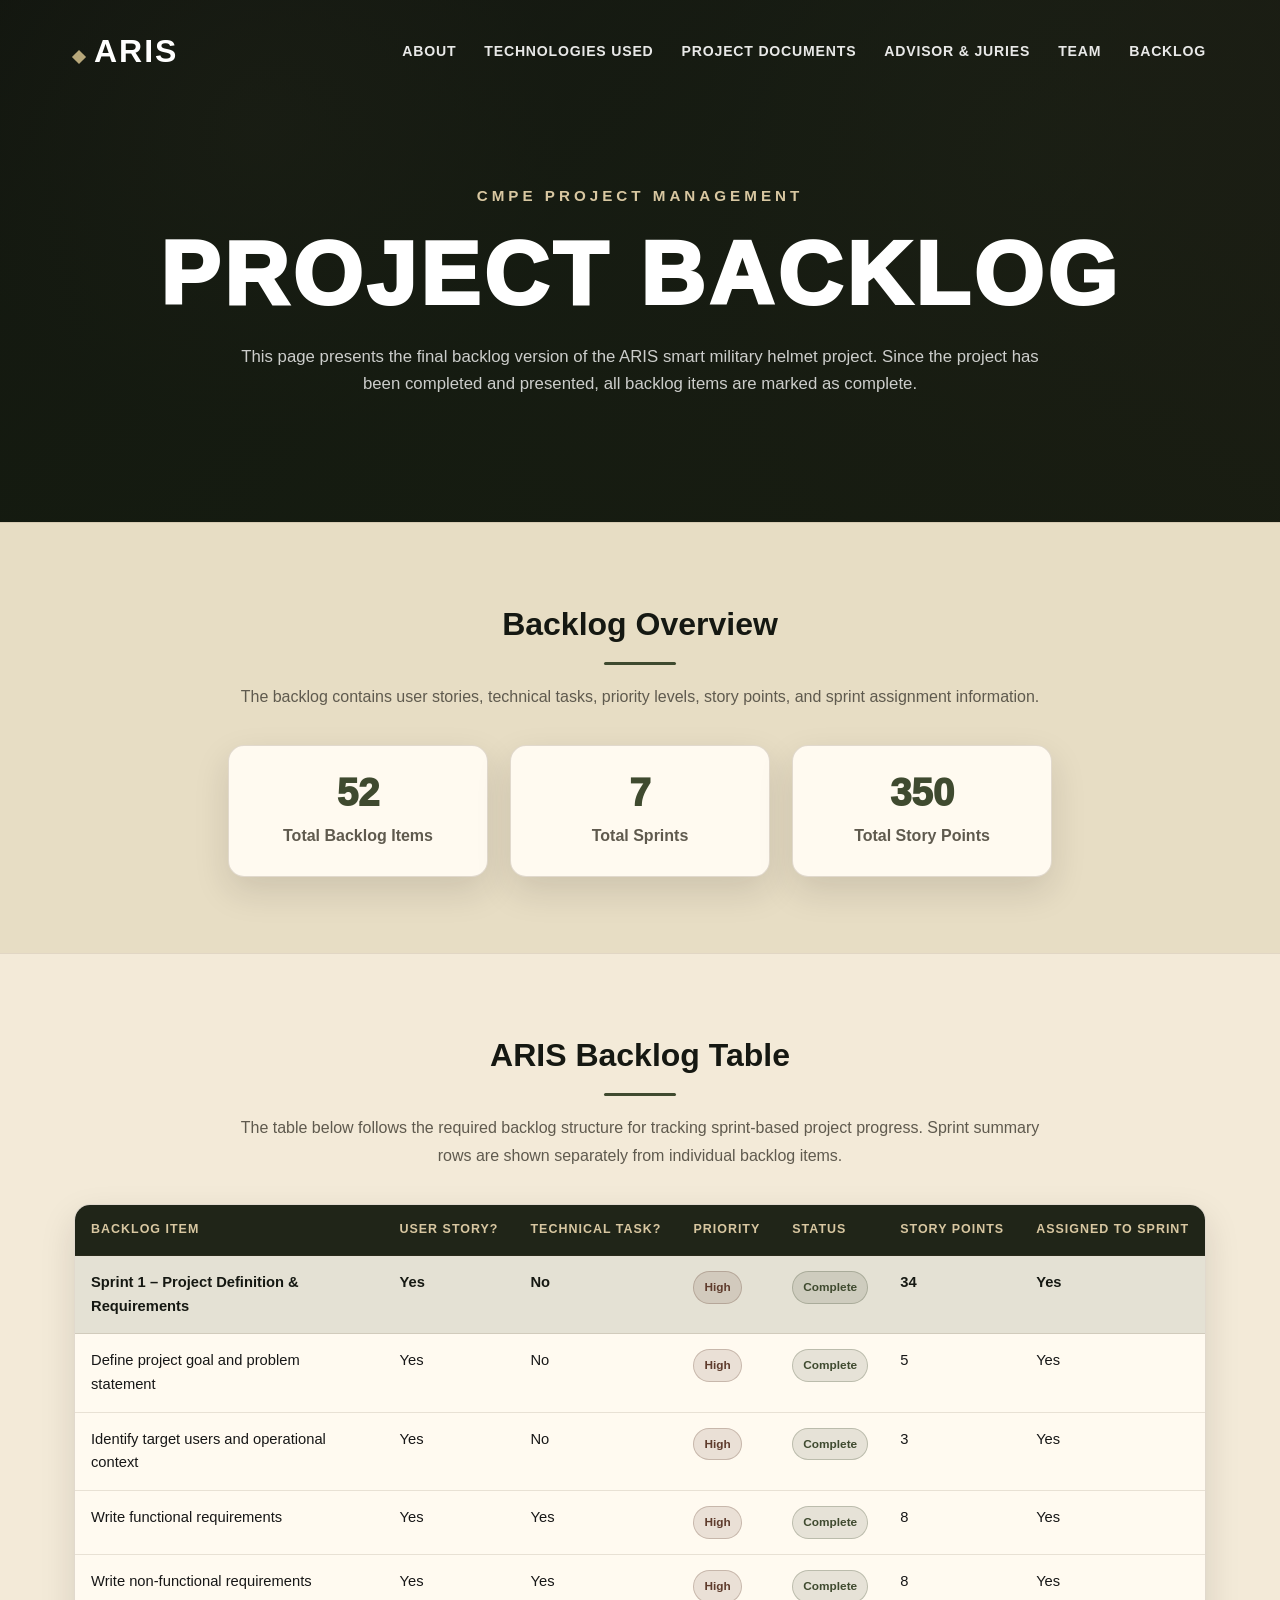
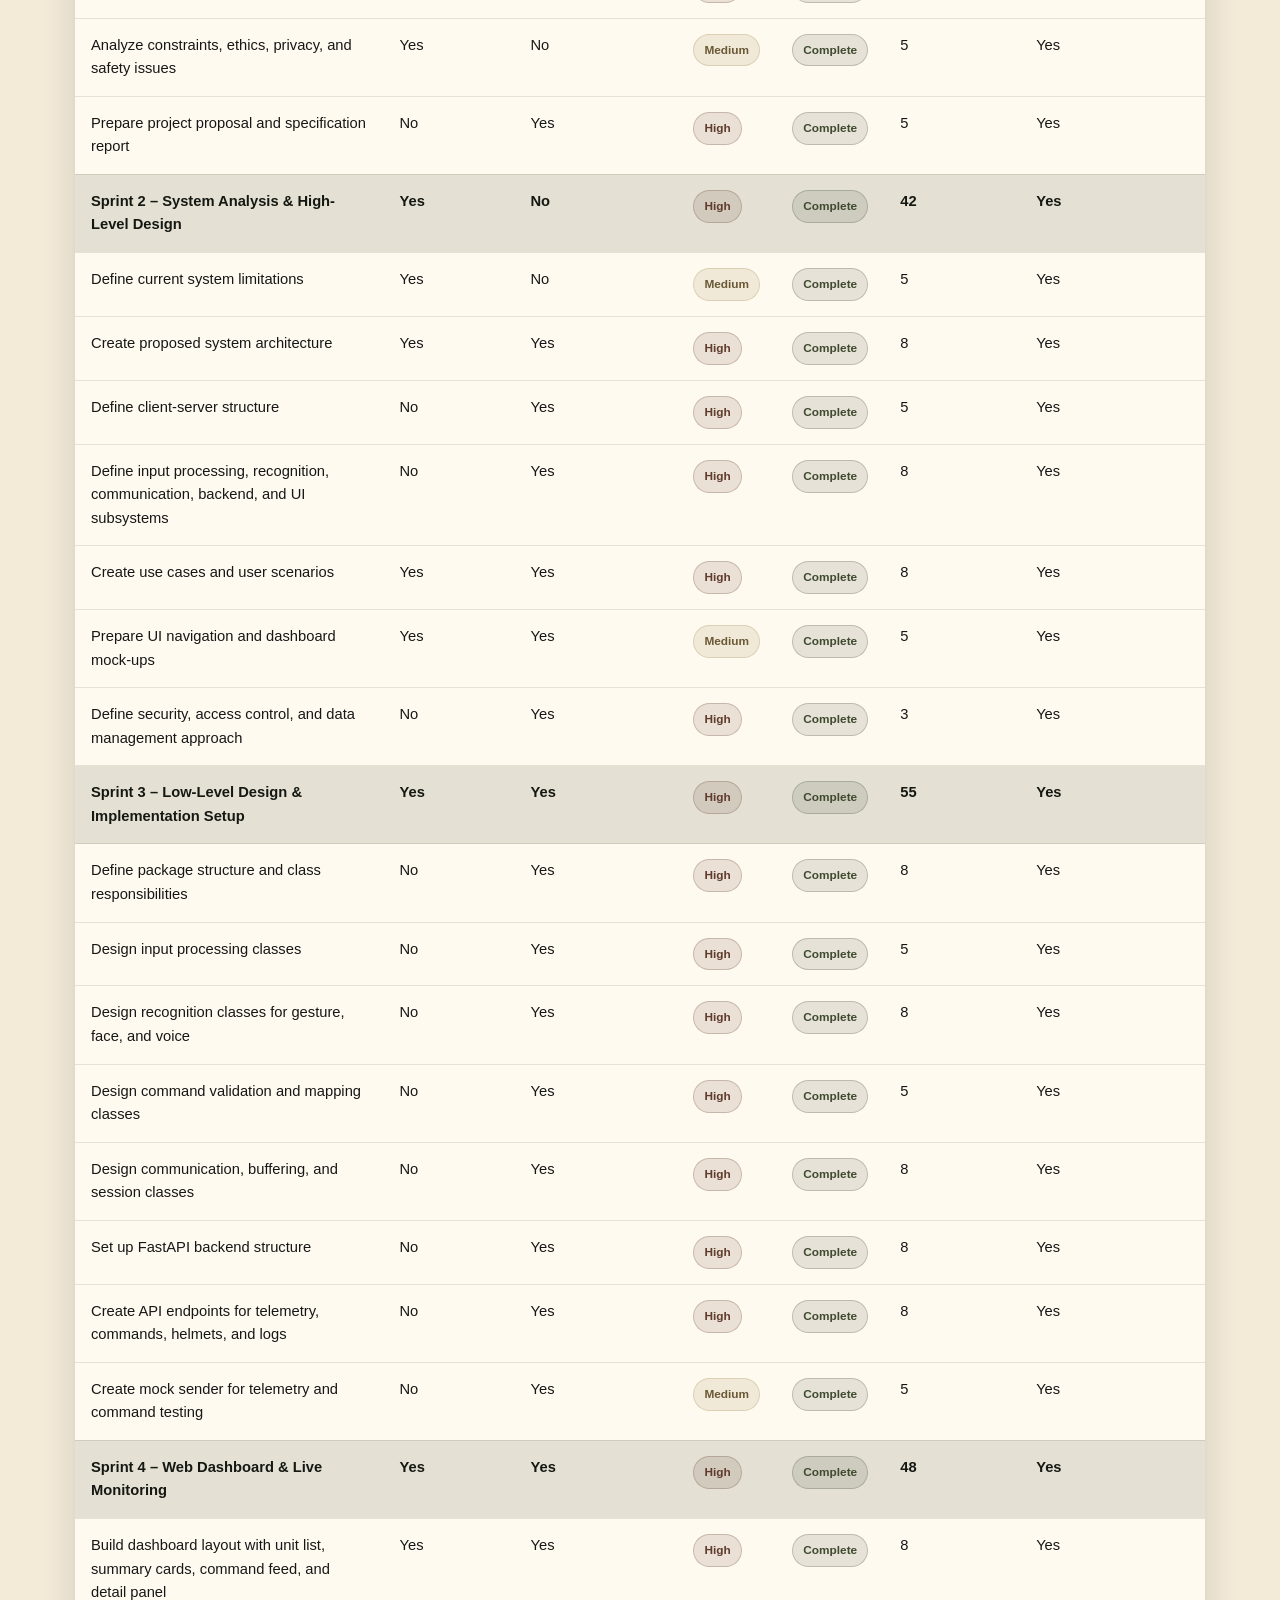
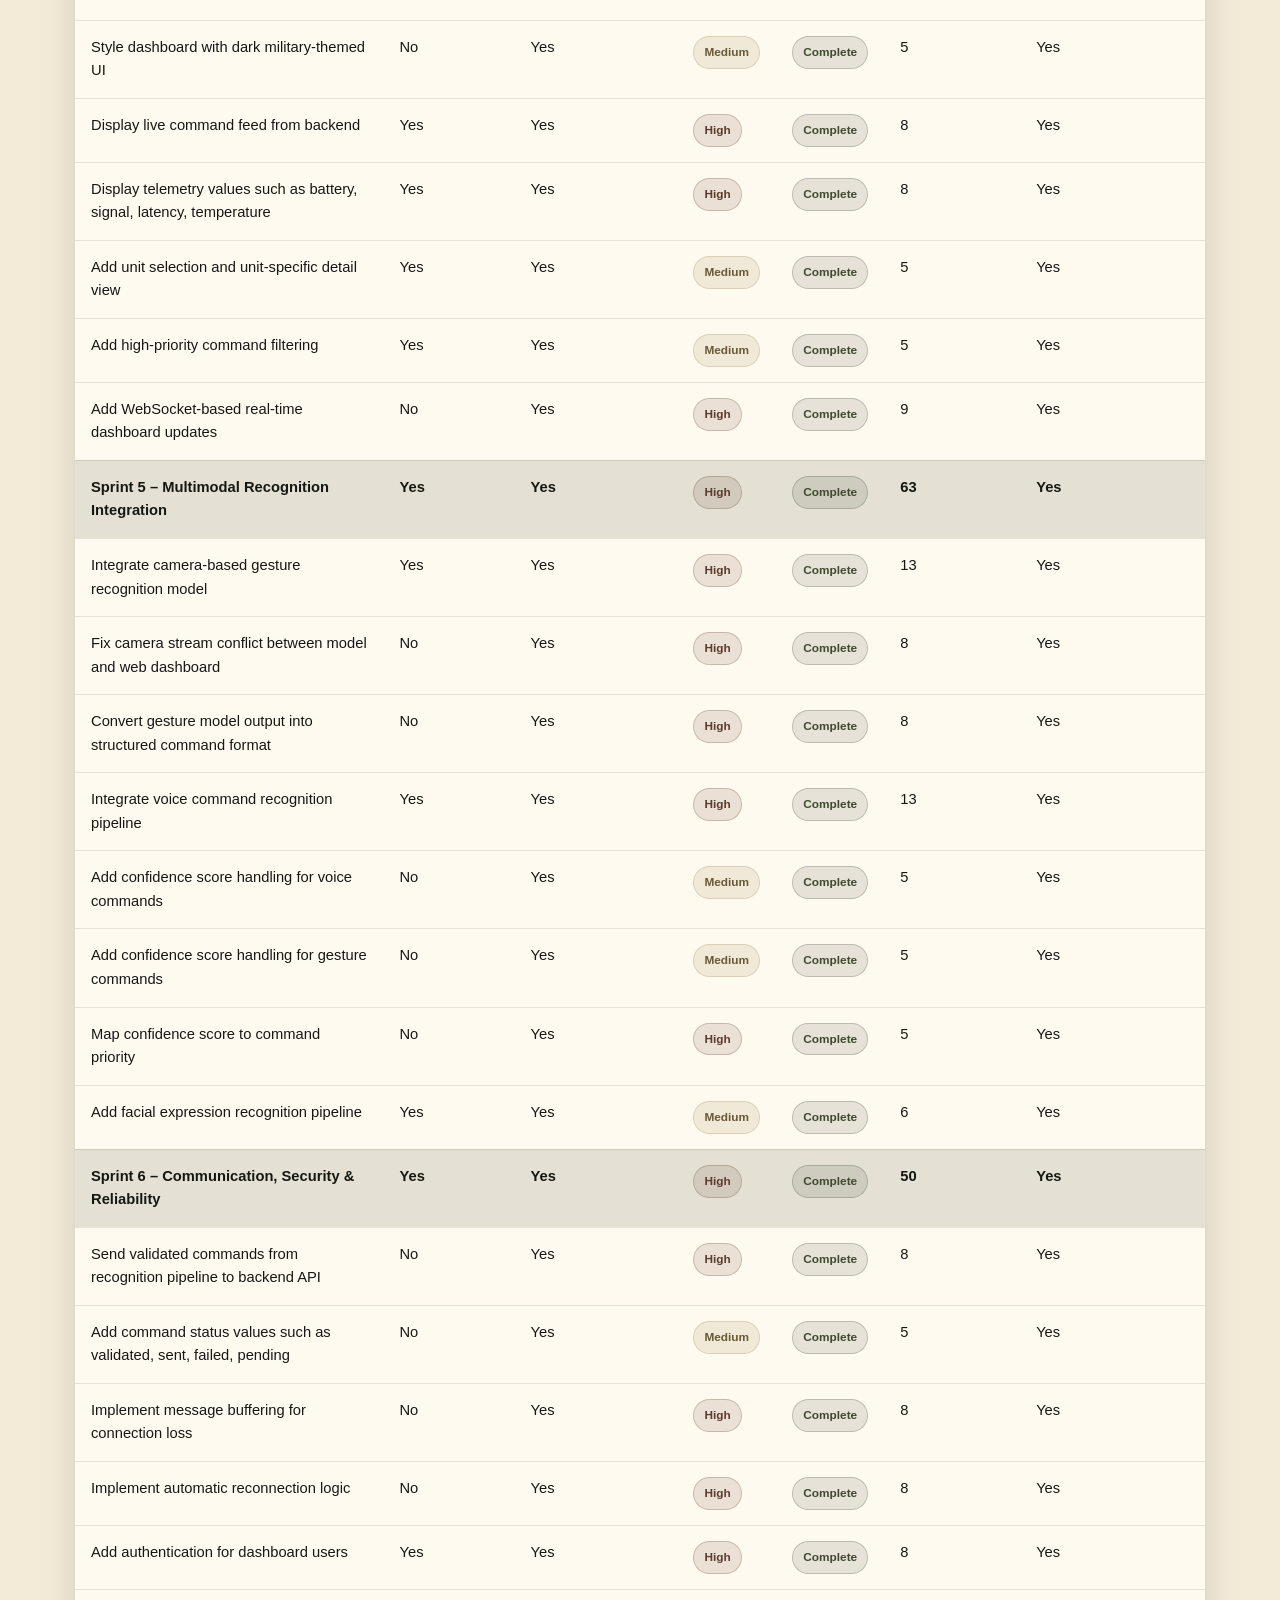
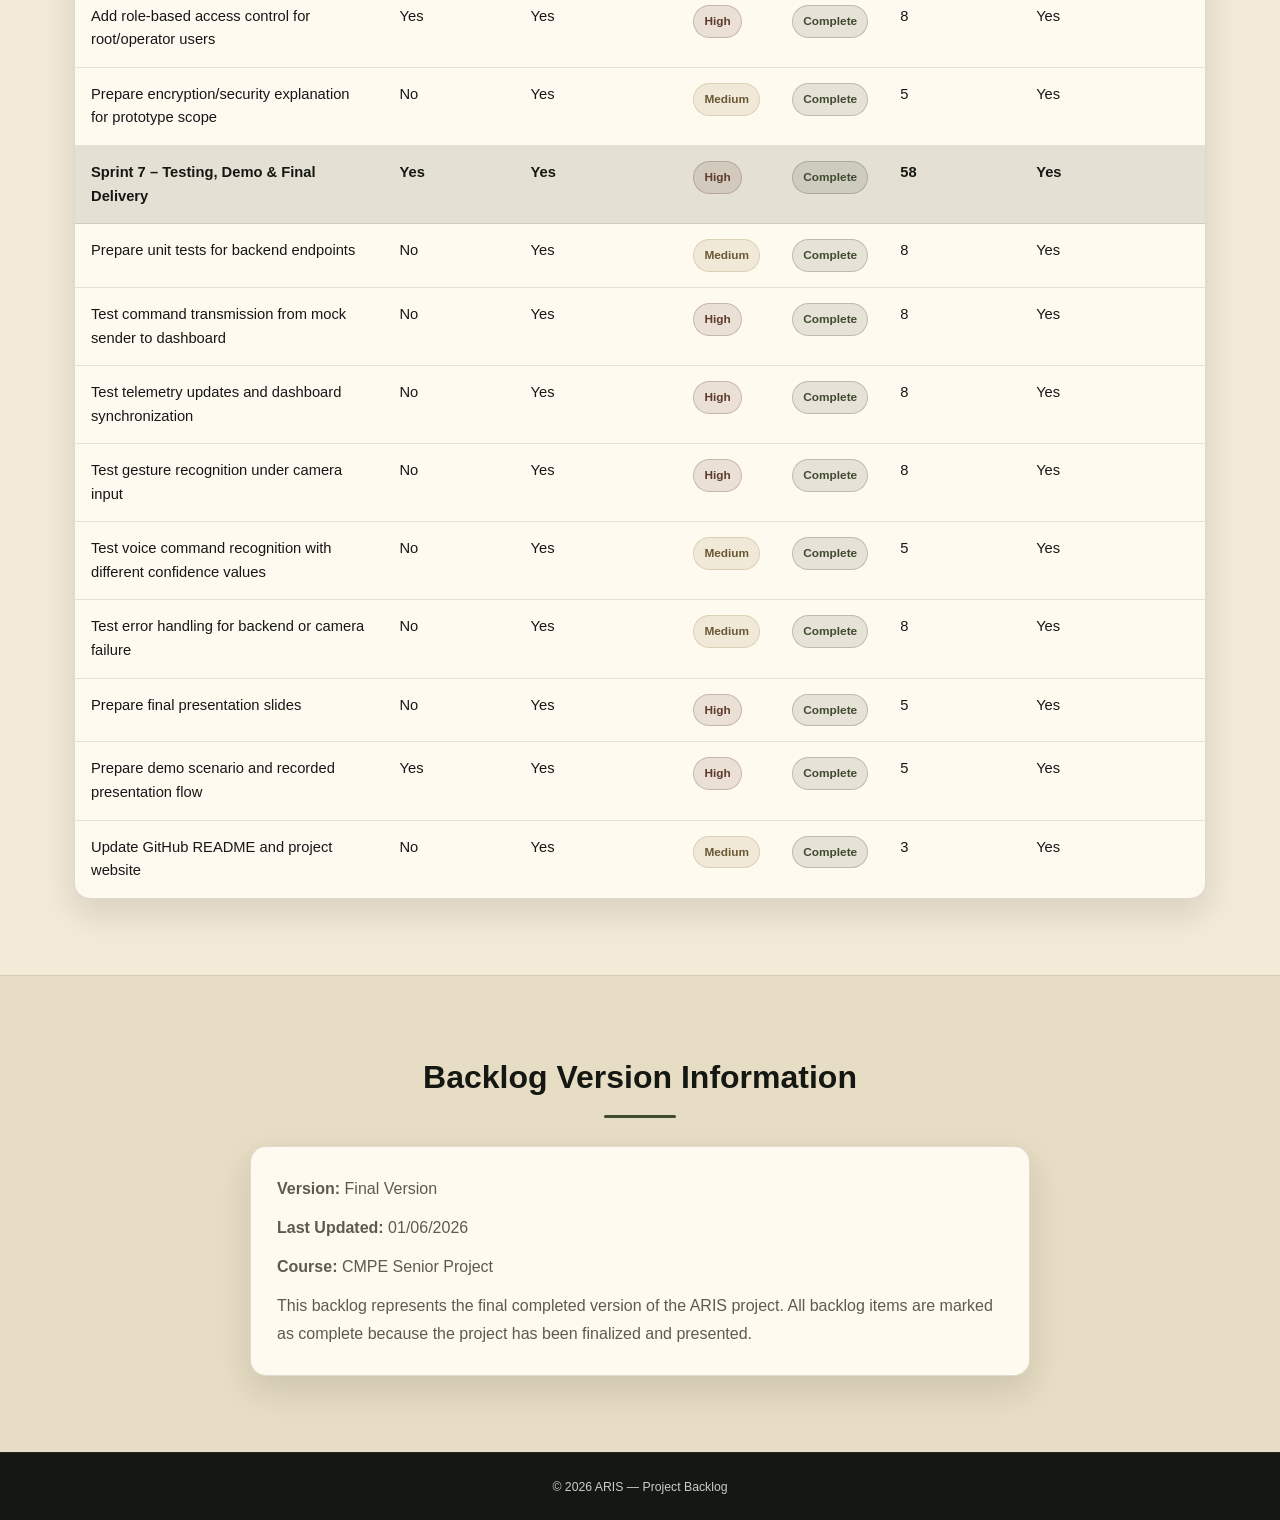
<file: backlog.html>
<!doctype html>
<html lang="en">
<head>
  <meta charset="utf-8" />
  <meta name="viewport" content="width=device-width, initial-scale=1" />
  <title>ARIS — Project Backlog</title>
  <meta name="description" content="ARIS project backlog, sprint tasks, priorities, story points, and status tracking." />
  <link rel="stylesheet" href="styles.css">
</head>

<body class="backlog-page">

  <!-- Header / Navbar -->
  <header class="site-header backlog-header">
    <div class="container header-container">
      <a class="logo" href="index.html">ARIS</a>

      <nav class="nav">
        <a href="index.html#about">About</a>
        <a href="index.html#technologies">Technologies Used</a>
        <a href="index.html#documents">Project Documents</a>
        <a href="index.html#advisors">Advisor & Juries</a>
        <a href="index.html#team">Team</a>
        <a href="backlog.html">Backlog</a>
      </nav>
    </div>
  </header>

  <!-- Backlog Hero -->
  <section class="backlog-hero">
    <div class="container">
      <p class="hero-tag">CMPE PROJECT MANAGEMENT</p>
      <h1 class="backlog-title">Project Backlog</h1>
      <p class="backlog-subtitle">
        This page presents the final backlog version of the ARIS smart military helmet project.
        Since the project has been completed and presented, all backlog items are marked as complete.
      </p>
    </div>
  </section>

  <!-- Backlog Overview -->
  <section class="section backlog-summary-section">
    <div class="container">
      <h2>Backlog Overview</h2>

      <p class="section-intro">
        The backlog contains user stories, technical tasks, priority levels,
        story points, and sprint assignment information.
      </p>

      <div class="backlog-stats">
        <div class="stat-card">
          <span class="stat-number">52</span>
          <p>Total Backlog Items</p>
        </div>

        <div class="stat-card">
          <span class="stat-number">7</span>
          <p>Total Sprints</p>
        </div>

        <div class="stat-card">
          <span class="stat-number">350</span>
          <p>Total Story Points</p>
        </div>
      </div>
    </div>
  </section>

  <!-- Full Backlog Table -->
  <section class="section backlog-table-section">
    <div class="container">
      <h2>ARIS Backlog Table</h2>

      <p class="section-intro">
        The table below follows the required backlog structure for tracking sprint-based project progress.
        Sprint summary rows are shown separately from individual backlog items.
      </p>

      <div class="table-wrapper">
        <table class="backlog-table">
          <thead>
            <tr>
              <th>Backlog Item</th>
              <th>User Story?</th>
              <th>Technical Task?</th>
              <th>Priority</th>
              <th>Status</th>
              <th>Story Points</th>
              <th>Assigned to Sprint</th>
            </tr>
          </thead>

          <tbody>
            <tr class="sprint-row">
              <td>Sprint 1 – Project Definition &amp; Requirements</td>
              <td>Yes</td>
              <td>No</td>
              <td><span class="priority high">High</span></td>
              <td><span class="status complete">Complete</span></td>
              <td>34</td>
              <td>Yes</td>
            </tr>

            <tr>
              <td>Define project goal and problem statement</td>
              <td>Yes</td>
              <td>No</td>
              <td><span class="priority high">High</span></td>
              <td><span class="status complete">Complete</span></td>
              <td>5</td>
              <td>Yes</td>
            </tr>

            <tr>
              <td>Identify target users and operational context</td>
              <td>Yes</td>
              <td>No</td>
              <td><span class="priority high">High</span></td>
              <td><span class="status complete">Complete</span></td>
              <td>3</td>
              <td>Yes</td>
            </tr>

            <tr>
              <td>Write functional requirements</td>
              <td>Yes</td>
              <td>Yes</td>
              <td><span class="priority high">High</span></td>
              <td><span class="status complete">Complete</span></td>
              <td>8</td>
              <td>Yes</td>
            </tr>

            <tr>
              <td>Write non-functional requirements</td>
              <td>Yes</td>
              <td>Yes</td>
              <td><span class="priority high">High</span></td>
              <td><span class="status complete">Complete</span></td>
              <td>8</td>
              <td>Yes</td>
            </tr>

            <tr>
              <td>Analyze constraints, ethics, privacy, and safety issues</td>
              <td>Yes</td>
              <td>No</td>
              <td><span class="priority medium">Medium</span></td>
              <td><span class="status complete">Complete</span></td>
              <td>5</td>
              <td>Yes</td>
            </tr>

            <tr>
              <td>Prepare project proposal and specification report</td>
              <td>No</td>
              <td>Yes</td>
              <td><span class="priority high">High</span></td>
              <td><span class="status complete">Complete</span></td>
              <td>5</td>
              <td>Yes</td>
            </tr>

            <tr class="sprint-row">
              <td>Sprint 2 – System Analysis &amp; High-Level Design</td>
              <td>Yes</td>
              <td>No</td>
              <td><span class="priority high">High</span></td>
              <td><span class="status complete">Complete</span></td>
              <td>42</td>
              <td>Yes</td>
            </tr>

            <tr>
              <td>Define current system limitations</td>
              <td>Yes</td>
              <td>No</td>
              <td><span class="priority medium">Medium</span></td>
              <td><span class="status complete">Complete</span></td>
              <td>5</td>
              <td>Yes</td>
            </tr>

            <tr>
              <td>Create proposed system architecture</td>
              <td>Yes</td>
              <td>Yes</td>
              <td><span class="priority high">High</span></td>
              <td><span class="status complete">Complete</span></td>
              <td>8</td>
              <td>Yes</td>
            </tr>

            <tr>
              <td>Define client-server structure</td>
              <td>No</td>
              <td>Yes</td>
              <td><span class="priority high">High</span></td>
              <td><span class="status complete">Complete</span></td>
              <td>5</td>
              <td>Yes</td>
            </tr>

            <tr>
              <td>Define input processing, recognition, communication, backend, and UI subsystems</td>
              <td>No</td>
              <td>Yes</td>
              <td><span class="priority high">High</span></td>
              <td><span class="status complete">Complete</span></td>
              <td>8</td>
              <td>Yes</td>
            </tr>

            <tr>
              <td>Create use cases and user scenarios</td>
              <td>Yes</td>
              <td>Yes</td>
              <td><span class="priority high">High</span></td>
              <td><span class="status complete">Complete</span></td>
              <td>8</td>
              <td>Yes</td>
            </tr>

            <tr>
              <td>Prepare UI navigation and dashboard mock-ups</td>
              <td>Yes</td>
              <td>Yes</td>
              <td><span class="priority medium">Medium</span></td>
              <td><span class="status complete">Complete</span></td>
              <td>5</td>
              <td>Yes</td>
            </tr>

            <tr>
              <td>Define security, access control, and data management approach</td>
              <td>No</td>
              <td>Yes</td>
              <td><span class="priority high">High</span></td>
              <td><span class="status complete">Complete</span></td>
              <td>3</td>
              <td>Yes</td>
            </tr>

            <tr class="sprint-row">
              <td>Sprint 3 – Low-Level Design &amp; Implementation Setup</td>
              <td>Yes</td>
              <td>Yes</td>
              <td><span class="priority high">High</span></td>
              <td><span class="status complete">Complete</span></td>
              <td>55</td>
              <td>Yes</td>
            </tr>

            <tr>
              <td>Define package structure and class responsibilities</td>
              <td>No</td>
              <td>Yes</td>
              <td><span class="priority high">High</span></td>
              <td><span class="status complete">Complete</span></td>
              <td>8</td>
              <td>Yes</td>
            </tr>

            <tr>
              <td>Design input processing classes</td>
              <td>No</td>
              <td>Yes</td>
              <td><span class="priority high">High</span></td>
              <td><span class="status complete">Complete</span></td>
              <td>5</td>
              <td>Yes</td>
            </tr>

            <tr>
              <td>Design recognition classes for gesture, face, and voice</td>
              <td>No</td>
              <td>Yes</td>
              <td><span class="priority high">High</span></td>
              <td><span class="status complete">Complete</span></td>
              <td>8</td>
              <td>Yes</td>
            </tr>

            <tr>
              <td>Design command validation and mapping classes</td>
              <td>No</td>
              <td>Yes</td>
              <td><span class="priority high">High</span></td>
              <td><span class="status complete">Complete</span></td>
              <td>5</td>
              <td>Yes</td>
            </tr>

            <tr>
              <td>Design communication, buffering, and session classes</td>
              <td>No</td>
              <td>Yes</td>
              <td><span class="priority high">High</span></td>
              <td><span class="status complete">Complete</span></td>
              <td>8</td>
              <td>Yes</td>
            </tr>

            <tr>
              <td>Set up FastAPI backend structure</td>
              <td>No</td>
              <td>Yes</td>
              <td><span class="priority high">High</span></td>
              <td><span class="status complete">Complete</span></td>
              <td>8</td>
              <td>Yes</td>
            </tr>

            <tr>
              <td>Create API endpoints for telemetry, commands, helmets, and logs</td>
              <td>No</td>
              <td>Yes</td>
              <td><span class="priority high">High</span></td>
              <td><span class="status complete">Complete</span></td>
              <td>8</td>
              <td>Yes</td>
            </tr>

            <tr>
              <td>Create mock sender for telemetry and command testing</td>
              <td>No</td>
              <td>Yes</td>
              <td><span class="priority medium">Medium</span></td>
              <td><span class="status complete">Complete</span></td>
              <td>5</td>
              <td>Yes</td>
            </tr>

            <tr class="sprint-row">
              <td>Sprint 4 – Web Dashboard &amp; Live Monitoring</td>
              <td>Yes</td>
              <td>Yes</td>
              <td><span class="priority high">High</span></td>
              <td><span class="status complete">Complete</span></td>
              <td>48</td>
              <td>Yes</td>
            </tr>

            <tr>
              <td>Build dashboard layout with unit list, summary cards, command feed, and detail panel</td>
              <td>Yes</td>
              <td>Yes</td>
              <td><span class="priority high">High</span></td>
              <td><span class="status complete">Complete</span></td>
              <td>8</td>
              <td>Yes</td>
            </tr>

            <tr>
              <td>Style dashboard with dark military-themed UI</td>
              <td>No</td>
              <td>Yes</td>
              <td><span class="priority medium">Medium</span></td>
              <td><span class="status complete">Complete</span></td>
              <td>5</td>
              <td>Yes</td>
            </tr>

            <tr>
              <td>Display live command feed from backend</td>
              <td>Yes</td>
              <td>Yes</td>
              <td><span class="priority high">High</span></td>
              <td><span class="status complete">Complete</span></td>
              <td>8</td>
              <td>Yes</td>
            </tr>

            <tr>
              <td>Display telemetry values such as battery, signal, latency, temperature</td>
              <td>Yes</td>
              <td>Yes</td>
              <td><span class="priority high">High</span></td>
              <td><span class="status complete">Complete</span></td>
              <td>8</td>
              <td>Yes</td>
            </tr>

            <tr>
              <td>Add unit selection and unit-specific detail view</td>
              <td>Yes</td>
              <td>Yes</td>
              <td><span class="priority medium">Medium</span></td>
              <td><span class="status complete">Complete</span></td>
              <td>5</td>
              <td>Yes</td>
            </tr>

            <tr>
              <td>Add high-priority command filtering</td>
              <td>Yes</td>
              <td>Yes</td>
              <td><span class="priority medium">Medium</span></td>
              <td><span class="status complete">Complete</span></td>
              <td>5</td>
              <td>Yes</td>
            </tr>

            <tr>
              <td>Add WebSocket-based real-time dashboard updates</td>
              <td>No</td>
              <td>Yes</td>
              <td><span class="priority high">High</span></td>
              <td><span class="status complete">Complete</span></td>
              <td>9</td>
              <td>Yes</td>
            </tr>

            <tr class="sprint-row">
              <td>Sprint 5 – Multimodal Recognition Integration</td>
              <td>Yes</td>
              <td>Yes</td>
              <td><span class="priority high">High</span></td>
              <td><span class="status complete">Complete</span></td>
              <td>63</td>
              <td>Yes</td>
            </tr>

            <tr>
              <td>Integrate camera-based gesture recognition model</td>
              <td>Yes</td>
              <td>Yes</td>
              <td><span class="priority high">High</span></td>
              <td><span class="status complete">Complete</span></td>
              <td>13</td>
              <td>Yes</td>
            </tr>

            <tr>
              <td>Fix camera stream conflict between model and web dashboard</td>
              <td>No</td>
              <td>Yes</td>
              <td><span class="priority high">High</span></td>
              <td><span class="status complete">Complete</span></td>
              <td>8</td>
              <td>Yes</td>
            </tr>

            <tr>
              <td>Convert gesture model output into structured command format</td>
              <td>No</td>
              <td>Yes</td>
              <td><span class="priority high">High</span></td>
              <td><span class="status complete">Complete</span></td>
              <td>8</td>
              <td>Yes</td>
            </tr>

            <tr>
              <td>Integrate voice command recognition pipeline</td>
              <td>Yes</td>
              <td>Yes</td>
              <td><span class="priority high">High</span></td>
              <td><span class="status complete">Complete</span></td>
              <td>13</td>
              <td>Yes</td>
            </tr>

            <tr>
              <td>Add confidence score handling for voice commands</td>
              <td>No</td>
              <td>Yes</td>
              <td><span class="priority medium">Medium</span></td>
              <td><span class="status complete">Complete</span></td>
              <td>5</td>
              <td>Yes</td>
            </tr>

            <tr>
              <td>Add confidence score handling for gesture commands</td>
              <td>No</td>
              <td>Yes</td>
              <td><span class="priority medium">Medium</span></td>
              <td><span class="status complete">Complete</span></td>
              <td>5</td>
              <td>Yes</td>
            </tr>

            <tr>
              <td>Map confidence score to command priority</td>
              <td>No</td>
              <td>Yes</td>
              <td><span class="priority high">High</span></td>
              <td><span class="status complete">Complete</span></td>
              <td>5</td>
              <td>Yes</td>
            </tr>

            <tr>
              <td>Add facial expression recognition pipeline</td>
              <td>Yes</td>
              <td>Yes</td>
              <td><span class="priority medium">Medium</span></td>
              <td><span class="status complete">Complete</span></td>
              <td>6</td>
              <td>Yes</td>
            </tr>

            <tr class="sprint-row">
              <td>Sprint 6 – Communication, Security &amp; Reliability</td>
              <td>Yes</td>
              <td>Yes</td>
              <td><span class="priority high">High</span></td>
              <td><span class="status complete">Complete</span></td>
              <td>50</td>
              <td>Yes</td>
            </tr>

            <tr>
              <td>Send validated commands from recognition pipeline to backend API</td>
              <td>No</td>
              <td>Yes</td>
              <td><span class="priority high">High</span></td>
              <td><span class="status complete">Complete</span></td>
              <td>8</td>
              <td>Yes</td>
            </tr>

            <tr>
              <td>Add command status values such as validated, sent, failed, pending</td>
              <td>No</td>
              <td>Yes</td>
              <td><span class="priority medium">Medium</span></td>
              <td><span class="status complete">Complete</span></td>
              <td>5</td>
              <td>Yes</td>
            </tr>

            <tr>
              <td>Implement message buffering for connection loss</td>
              <td>No</td>
              <td>Yes</td>
              <td><span class="priority high">High</span></td>
              <td><span class="status complete">Complete</span></td>
              <td>8</td>
              <td>Yes</td>
            </tr>

            <tr>
              <td>Implement automatic reconnection logic</td>
              <td>No</td>
              <td>Yes</td>
              <td><span class="priority high">High</span></td>
              <td><span class="status complete">Complete</span></td>
              <td>8</td>
              <td>Yes</td>
            </tr>

            <tr>
              <td>Add authentication for dashboard users</td>
              <td>Yes</td>
              <td>Yes</td>
              <td><span class="priority high">High</span></td>
              <td><span class="status complete">Complete</span></td>
              <td>8</td>
              <td>Yes</td>
            </tr>

            <tr>
              <td>Add role-based access control for root/operator users</td>
              <td>Yes</td>
              <td>Yes</td>
              <td><span class="priority high">High</span></td>
              <td><span class="status complete">Complete</span></td>
              <td>8</td>
              <td>Yes</td>
            </tr>

            <tr>
              <td>Prepare encryption/security explanation for prototype scope</td>
              <td>No</td>
              <td>Yes</td>
              <td><span class="priority medium">Medium</span></td>
              <td><span class="status complete">Complete</span></td>
              <td>5</td>
              <td>Yes</td>
            </tr>

            <tr class="sprint-row">
              <td>Sprint 7 – Testing, Demo &amp; Final Delivery</td>
              <td>Yes</td>
              <td>Yes</td>
              <td><span class="priority high">High</span></td>
              <td><span class="status complete">Complete</span></td>
              <td>58</td>
              <td>Yes</td>
            </tr>

            <tr>
              <td>Prepare unit tests for backend endpoints</td>
              <td>No</td>
              <td>Yes</td>
              <td><span class="priority medium">Medium</span></td>
              <td><span class="status complete">Complete</span></td>
              <td>8</td>
              <td>Yes</td>
            </tr>

            <tr>
              <td>Test command transmission from mock sender to dashboard</td>
              <td>No</td>
              <td>Yes</td>
              <td><span class="priority high">High</span></td>
              <td><span class="status complete">Complete</span></td>
              <td>8</td>
              <td>Yes</td>
            </tr>

            <tr>
              <td>Test telemetry updates and dashboard synchronization</td>
              <td>No</td>
              <td>Yes</td>
              <td><span class="priority high">High</span></td>
              <td><span class="status complete">Complete</span></td>
              <td>8</td>
              <td>Yes</td>
            </tr>

            <tr>
              <td>Test gesture recognition under camera input</td>
              <td>No</td>
              <td>Yes</td>
              <td><span class="priority high">High</span></td>
              <td><span class="status complete">Complete</span></td>
              <td>8</td>
              <td>Yes</td>
            </tr>

            <tr>
              <td>Test voice command recognition with different confidence values</td>
              <td>No</td>
              <td>Yes</td>
              <td><span class="priority medium">Medium</span></td>
              <td><span class="status complete">Complete</span></td>
              <td>5</td>
              <td>Yes</td>
            </tr>

            <tr>
              <td>Test error handling for backend or camera failure</td>
              <td>No</td>
              <td>Yes</td>
              <td><span class="priority medium">Medium</span></td>
              <td><span class="status complete">Complete</span></td>
              <td>8</td>
              <td>Yes</td>
            </tr>

            <tr>
              <td>Prepare final presentation slides</td>
              <td>No</td>
              <td>Yes</td>
              <td><span class="priority high">High</span></td>
              <td><span class="status complete">Complete</span></td>
              <td>5</td>
              <td>Yes</td>
            </tr>

            <tr>
              <td>Prepare demo scenario and recorded presentation flow</td>
              <td>Yes</td>
              <td>Yes</td>
              <td><span class="priority high">High</span></td>
              <td><span class="status complete">Complete</span></td>
              <td>5</td>
              <td>Yes</td>
            </tr>

            <tr>
              <td>Update GitHub README and project website</td>
              <td>No</td>
              <td>Yes</td>
              <td><span class="priority medium">Medium</span></td>
              <td><span class="status complete">Complete</span></td>
              <td>3</td>
              <td>Yes</td>
            </tr>
          </tbody>
        </table>
      </div>
    </div>
  </section>

  <!-- Version Info -->
  <section class="section version-section">
    <div class="container">
      <h2>Backlog Version Information</h2>

      <div class="version-card">
        <p><strong>Version:</strong> Final Version</p>
        <p><strong>Last Updated:</strong> 01/06/2026</p>
        <p><strong>Course:</strong> CMPE Senior Project</p>
        <p>
          This backlog represents the final completed version of the ARIS project.
          All backlog items are marked as complete because the project has been finalized and presented.
        </p>
      </div>
    </div>
  </section>

  <!-- Footer -->
  <footer class="site-footer">
    <div class="container">
      <small>© <span id="year"></span> ARIS — Project Backlog</small>
    </div>
  </footer>

  <script>
    document.getElementById('year').textContent = new Date().getFullYear();
    document.documentElement.style.scrollBehavior = 'smooth';
  </script>

</body>
</html>
</file>
<file: styles.css>
:root {
  --dark: #151812;
  --dark-2: #202518;
  --olive: #3f4a2f;
  --olive-light: #66724a;
  --khaki: #b7a77a;
  --sand: #d8c7a1;
  --cream: #f3ead8;
  --brown: #5a4630;
  --text: #171717;
  --muted: #5f5a4e;
  --white: #ffffff;
  --card: #fffaf0;
  --card-hover: #f7efd9;
  --border: rgba(90, 70, 48, 0.18);
  --shadow: 0 14px 35px rgba(28, 27, 21, 0.13);
}

/* ============ Base ============ */
* {
  box-sizing: border-box;
}

html,
body {
  margin: 0;
  padding: 0;
}

body {
  font-family: "Inter", "Segoe UI", Arial, sans-serif;
  background: var(--cream);
  color: var(--text);
  line-height: 1.6;
}

.container {
  max-width: 1180px;
  margin: 0 auto;
  padding: 0 24px;
}

a {
  color: inherit;
  text-decoration: none;
}

/* ============ Header ============ */
.site-header {
  position: absolute;
  top: 0;
  left: 0;
  width: 100%;
  z-index: 50;
  background: transparent;
}

.header-container {
  display: flex;
  justify-content: space-between;
  align-items: center;
  padding-top: 26px;
  padding-bottom: 26px;
}

.logo {
  font-size: 2rem;
  font-weight: 900;
  letter-spacing: 2px;
  color: var(--white);
}

.logo::before {
  content: "";
  display: inline-block;
  width: 10px;
  height: 10px;
  margin-right: 10px;
  background: var(--khaki);
  transform: rotate(45deg);
}

.nav {
  display: flex;
  align-items: center;
  gap: 28px;
}

.nav a {
  font-size: 0.88rem;
  font-weight: 700;
  letter-spacing: 0.8px;
  text-transform: uppercase;
  color: rgba(255, 255, 255, 0.9);
  transition: 0.25s ease;
}

.nav a:hover {
  color: var(--sand);
}

/* ============ Hero ============ */
.hero {
  position: relative;
  min-height: 100vh;
  display: flex;
  align-items: center;
  justify-content: center;
  overflow: hidden;

  background:
    linear-gradient(rgba(18, 22, 15, 0.78), rgba(19, 25, 15, 0.88)),
    radial-gradient(circle at 18% 20%, rgba(183, 167, 122, 0.18), transparent 28%),
    radial-gradient(circle at 82% 28%, rgba(102, 114, 74, 0.25), transparent 30%),
    linear-gradient(135deg, #151812 0%, #2d3522 48%, #5a4630 100%);
}

.hero::before {
  content: "";
  position: absolute;
  inset: 0;
  opacity: 0.12;
  background-image:
    linear-gradient(rgba(255, 255, 255, 0.18) 1px, transparent 1px),
    linear-gradient(90deg, rgba(255, 255, 255, 0.18) 1px, transparent 1px);
  background-size: 64px 64px;
}

.hero::after {
  content: "";
  position: absolute;
  width: 720px;
  height: 720px;
  border: 1px solid rgba(216, 199, 161, 0.18);
  border-radius: 50%;
  top: 50%;
  left: 50%;
  transform: translate(-50%, -50%);
}

.hero-overlay {
  position: absolute;
  inset: 0;
  display: flex;
  align-items: center;
  justify-content: center;
  text-align: center;
  padding: 120px 24px 40px;
}

.hero-content {
  position: relative;
  z-index: 2;
  max-width: 980px;
}

.hero-tag {
  margin: 0 0 22px;
  color: var(--sand);
  font-size: 0.95rem;
  font-weight: 800;
  letter-spacing: 4px;
  text-transform: uppercase;
}

.hero-title {
  margin: 0;
  color: var(--white);
  font-size: clamp(4rem, 10vw, 8rem);
  line-height: 0.95;
  font-weight: 950;
  letter-spacing: 5px;
  text-transform: uppercase;
}

.hero-subtitle {
  margin: 26px 0 20px;
  color: rgba(255, 255, 255, 0.92);
  font-size: clamp(1rem, 2vw, 1.65rem);
  letter-spacing: 5px;
  text-transform: uppercase;
}

.hero-description {
  max-width: 760px;
  margin: 0 auto 34px;
  color: rgba(255, 255, 255, 0.78);
  font-size: 1.06rem;
}

.hero-buttons {
  display: flex;
  justify-content: center;
  gap: 14px;
  flex-wrap: wrap;
}

/* ============ Buttons ============ */
.btn,
.btn-ghost,
.pdf-btn {
  display: inline-block;
  padding: 12px 22px;
  border-radius: 8px;
  font-weight: 800;
  transition: 0.25s ease;
}

.btn {
  background: var(--khaki);
  color: #17140f;
  border: 1px solid var(--khaki);
}

.btn:hover {
  background: var(--sand);
  transform: translateY(-2px);
}

.btn-ghost {
  color: var(--white);
  border: 1px solid rgba(255, 255, 255, 0.35);
}

.btn-ghost:hover {
  background: rgba(255, 255, 255, 0.1);
  border-color: var(--sand);
  transform: translateY(-2px);
}

/* ============ Generic Sections ============ */
.section {
  padding: 76px 0;
  background: var(--cream);
  border-top: 1px solid rgba(90, 70, 48, 0.12);
}

.section h2,
.about h2 {
  margin: 0 0 18px;
  text-align: center;
  color: var(--dark);
  font-size: 2rem;
}

.section h2::after,
.about h2::after {
  content: "";
  display: block;
  width: 72px;
  height: 3px;
  background: var(--olive);
  margin: 12px auto 0;
  border-radius: 999px;
}

.dark-section {
  background:
    linear-gradient(rgba(24, 28, 19, 0.95), rgba(24, 28, 19, 0.95)),
    linear-gradient(135deg, var(--dark) 0%, var(--olive) 100%);
}

.dark-section h2 {
  color: var(--white);
}

.dark-section h2::after {
  background: var(--khaki);
}

/* ============ About ============ */
.about {
  padding: 82px 0;
  text-align: center;
  background: #e7ddc4;
}

.about-text {
  max-width: 820px;
  margin: 0 auto 38px;
  color: #3d392f;
  line-height: 1.75;
}

.about-grid {
  display: grid;
  gap: 24px;
  grid-template-columns: repeat(auto-fit, minmax(240px, 1fr));
}

.about-card {
  background: var(--card);
  padding: 30px 20px;
  border-radius: 16px;
  border: 1px solid var(--border);
  box-shadow: var(--shadow);
  transition: 0.25s ease;
}

.about-card:hover {
  background: var(--card-hover);
  transform: translateY(-6px);
}

.about-card img {
  width: 58px;
  height: 58px;
  margin-bottom: 14px;
  object-fit: contain;
  filter: sepia(35%) saturate(85%);
}

.about-card h3 {
  margin: 8px 0 8px;
  color: var(--olive);
  font-size: 1.2rem;
}

.about-card p {
  margin: 0;
  color: var(--muted);
  font-size: 0.96rem;
}

/* ============ Project Documents ============ */
.docs-grid {
  display: grid;
  gap: 24px;
  margin-top: 26px;
  grid-template-columns: repeat(3, 1fr);
}

.doc-card {
  display: flex;
  flex-direction: column;
  justify-content: space-between;
  min-height: 230px;
  padding: 26px 20px;
  text-align: center;
  background: var(--card);
  border: 1px solid var(--border);
  border-radius: 16px;
  box-shadow: var(--shadow);
  transition: 0.25s ease;
}

.doc-card:hover {
  background: var(--card-hover);
  transform: translateY(-5px);
}

.doc-card h3 {
  margin: 0 0 12px;
  min-height: 2.8em;
  color: var(--olive);
  font-size: 1.13rem;
}

.doc-card p {
  margin: 0 0 18px;
  color: var(--muted);
  font-size: 0.95rem;
}

.pdf-btn {
  background: var(--olive);
  color: var(--white);
  border: 1px solid var(--olive);
  align-self: center;
}

.pdf-btn:hover {
  background: var(--brown);
  border-color: var(--brown);
  transform: translateY(-2px);
}

/* ============ Team & Advisors ============ */
.team-grid {
  display: grid;
  gap: 22px;
  margin-top: 28px;
  grid-template-columns: repeat(4, 1fr);
}

.advisors-grid {
  grid-template-columns: repeat(3, 1fr);
}

.member {
  background: var(--card);
  border: 1px solid var(--border);
  border-radius: 16px;
  overflow: hidden;
  box-shadow: var(--shadow);
  transition: 0.25s ease;
}

.member:hover {
  background: var(--card-hover);
  transform: translateY(-5px);
}

.m-body {
  padding: 24px 18px;
  text-align: center;
}

.m-name {
  margin: 0;
  font-weight: 900;
  color: var(--dark);
  font-size: 1.05rem;
}

.m-role {
  margin: 7px 0 0;
  color: var(--muted);
  font-size: 0.93rem;
}

.dark-section .member {
  background: rgba(255, 250, 240, 0.96);
}

/* ============ Footer ============ */
.site-footer {
  background: var(--dark);
  border-top: 1px solid rgba(255, 255, 255, 0.08);
  text-align: center;
  padding: 22px 0;
  color: rgba(255, 255, 255, 0.78);
  font-size: 0.92rem;
}

/* ============ Responsive ============ */
@media (max-width: 992px) {
  .docs-grid {
    grid-template-columns: repeat(2, 1fr);
  }

  .team-grid,
  .advisors-grid {
    grid-template-columns: repeat(2, 1fr);
  }

  .nav {
    gap: 18px;
  }

  .nav a {
    font-size: 0.78rem;
  }
}

@media (max-width: 768px) {
  .site-header {
    position: absolute;
  }

  .header-container {
    flex-direction: column;
    gap: 14px;
  }

  .nav {
    flex-wrap: wrap;
    justify-content: center;
    gap: 14px;
  }

  .hero-title {
    letter-spacing: 3px;
  }

  .hero-subtitle {
    letter-spacing: 3px;
  }

  .hero-description {
    font-size: 0.98rem;
  }
}

@media (max-width: 600px) {

  .docs-grid,
  .team-grid,
  .advisors-grid {
    grid-template-columns: 1fr;
  }

  .nav {
    display: none;
  }

  .hero-overlay {
    padding-top: 90px;
  }

  .hero-tag {
    font-size: 0.78rem;
    letter-spacing: 3px;
  }

  .hero-subtitle {
    font-size: 0.92rem;
    letter-spacing: 2px;
  }
}

/* ============ Section Intro ============ */
.section-intro {
  max-width: 820px;
  margin: 0 auto 34px;
  text-align: center;
  color: var(--muted);
  line-height: 1.75;
}

/* ============ Technologies Used ============ */
.tech-section {
  background: #f3ead8;
}

.tech-grid {
  display: grid;
  grid-template-columns: repeat(3, minmax(220px, 260px));
  justify-content: center;
  gap: 22px;
  margin-top: 30px;
}

.tech-card {
  position: relative;
  min-height: 300px;
  padding: 28px 22px;
  background: var(--card);
  border: 1px solid var(--border);
  border-radius: 16px;
  box-shadow: var(--shadow);
  transition: 0.25s ease;
  overflow: hidden;
}

.tech-card:hover {
  background: var(--card-hover);
  transform: translateY(-5px);
}

.tech-number {
  display: inline-block;
  margin-bottom: 18px;
  color: var(--khaki);
  font-size: 0.9rem;
  font-weight: 900;
  letter-spacing: 2px;
}

.tech-card h3 {
  margin: 0 0 12px;
  color: var(--olive);
  font-size: 1.15rem;
}

.tech-card p {
  margin: 0 0 18px;
  color: var(--muted);
  font-size: 0.94rem;
}

.tech-tags {
  display: flex;
  flex-wrap: wrap;
  gap: 8px;
  margin-top: auto;
}

.tech-tags span {
  display: inline-block;
  padding: 6px 10px;
  background: rgba(63, 74, 47, 0.1);
  color: var(--olive);
  border: 1px solid rgba(63, 74, 47, 0.18);
  border-radius: 999px;
  font-size: 0.78rem;
  font-weight: 700;
}

/* ============ Backlog Preview ============ */
.backlog-preview {
  background: #e7ddc4;
}

.backlog-mini-grid {
  display: grid;
  grid-template-columns: repeat(3, 1fr);
  gap: 22px;
  margin-top: 28px;
}

.backlog-mini-card {
  padding: 26px 22px;
  text-align: center;
  background: var(--card);
  border: 1px solid var(--border);
  border-radius: 16px;
  box-shadow: var(--shadow);
  transition: 0.25s ease;
}

.backlog-mini-card:hover {
  background: var(--card-hover);
  transform: translateY(-5px);
}

.backlog-mini-card h3 {
  margin: 0 0 10px;
  color: var(--olive);
}

.backlog-mini-card p {
  margin: 0;
  color: var(--muted);
  font-size: 0.95rem;
}

.center-btn {
  margin-top: 30px;
  text-align: center;
}

/* ============ Responsive for New Sections ============ */
@media (max-width: 992px) {
  .tech-grid {
    grid-template-columns: repeat(2, 1fr);
  }

  .backlog-mini-grid {
    grid-template-columns: repeat(2, 1fr);
  }
}

@media (max-width: 600px) {

  .tech-grid,
  .backlog-mini-grid {
    grid-template-columns: 1fr;
  }
}

/* ============ Backlog Preview on Home Page ============ */
.backlog-preview {
  background: #e7ddc4;
}

.backlog-mini-grid {
  display: grid;
  grid-template-columns: repeat(4, 1fr);
  gap: 22px;
  margin-top: 28px;
}

.backlog-mini-card {
  padding: 26px 22px;
  text-align: center;
  background: var(--card);
  border: 1px solid var(--border);
  border-radius: 16px;
  box-shadow: var(--shadow);
  transition: 0.25s ease;
}

.backlog-mini-card:hover {
  background: var(--card-hover);
  transform: translateY(-5px);
}

.backlog-mini-card h3 {
  margin: 0 0 8px;
  color: var(--olive);
  font-size: 2rem;
  font-weight: 950;
}

.backlog-mini-card p {
  margin: 0;
  color: var(--muted);
  font-size: 0.95rem;
  font-weight: 700;
}

.center-btn {
  margin-top: 32px;
  text-align: center;
}

/* ============ Backlog Page ============ */
.backlog-page {
  background: var(--cream);
}

.backlog-header {
  position: absolute;
  background: transparent;
}

.backlog-hero {
  min-height: 58vh;
  display: flex;
  align-items: center;
  text-align: center;
  padding: 140px 0 80px;
  background:
    linear-gradient(rgba(18, 22, 15, 0.82), rgba(19, 25, 15, 0.92)),
    radial-gradient(circle at 20% 25%, rgba(183, 167, 122, 0.18), transparent 28%),
    radial-gradient(circle at 80% 30%, rgba(102, 114, 74, 0.24), transparent 30%),
    linear-gradient(135deg, #151812 0%, #2d3522 48%, #5a4630 100%);
  color: var(--white);
}

.backlog-title {
  margin: 0;
  font-size: clamp(3rem, 7vw, 6rem);
  line-height: 1;
  font-weight: 950;
  letter-spacing: 4px;
  text-transform: uppercase;
}

.backlog-subtitle {
  max-width: 820px;
  margin: 24px auto 0;
  color: rgba(255, 255, 255, 0.78);
  font-size: 1.05rem;
}

/* ============ Backlog Overview ============ */
.backlog-summary-section {
  background: #e7ddc4;
}

.backlog-stats {
  display: grid;
  grid-template-columns: repeat(3, minmax(220px, 260px));
  justify-content: center;
  gap: 22px;
  margin-top: 30px;
}

@media (max-width: 992px) {
  .backlog-stats {
    grid-template-columns: repeat(2, minmax(220px, 260px));
  }
}

@media (max-width: 600px) {
  .backlog-stats {
    grid-template-columns: 1fr;
  }
}

.stat-card {
  padding: 28px 20px;
  text-align: center;
  background: var(--card);
  border: 1px solid var(--border);
  border-radius: 16px;
  box-shadow: var(--shadow);
}

.stat-number {
  display: block;
  color: var(--olive);
  font-size: 2.4rem;
  font-weight: 950;
  line-height: 1;
}

.stat-card p {
  margin: 10px 0 0;
  color: var(--muted);
  font-weight: 700;
}

/* ============ Backlog Table ============ */
.backlog-table-section {
  background: var(--cream);
}

.table-wrapper {
  width: 100%;
  overflow-x: auto;
  margin-top: 28px;
  background: var(--card);
  border: 1px solid var(--border);
  border-radius: 16px;
  box-shadow: var(--shadow);
}

.backlog-table {
  width: 100%;
  min-width: 1100px;
  border-collapse: collapse;
}

.backlog-table th,
.backlog-table td {
  padding: 15px 16px;
  text-align: left;
  border-bottom: 1px solid rgba(90, 70, 48, 0.14);
  vertical-align: top;
}

.backlog-table th {
  background: var(--dark-2);
  color: var(--sand);
  font-size: 0.78rem;
  letter-spacing: 1px;
  text-transform: uppercase;
  white-space: nowrap;
}

.backlog-table td {
  color: var(--text);
  font-size: 0.92rem;
}

.backlog-table tbody tr:hover {
  background: #f7efd9;
}

.backlog-table tbody tr:last-child td {
  border-bottom: none;
}

.sprint-row td {
  background: rgba(63, 74, 47, 0.14);
  color: var(--dark);
  font-weight: 900;
}

/* ============ Badges ============ */
.status,
.priority {
  display: inline-block;
  padding: 6px 10px;
  border-radius: 999px;
  font-size: 0.74rem;
  font-weight: 850;
  white-space: nowrap;
}

.status.complete {
  background: rgba(63, 74, 47, 0.13);
  color: #3f4a2f;
  border: 1px solid rgba(63, 74, 47, 0.25);
}

.status.in-progress {
  background: rgba(183, 167, 122, 0.22);
  color: #5a4630;
  border: 1px solid rgba(183, 167, 122, 0.42);
}

.status.not-started {
  background: rgba(90, 70, 48, 0.1);
  color: #5a4630;
  border: 1px solid rgba(90, 70, 48, 0.2);
}

.priority.high {
  background: rgba(95, 60, 45, 0.13);
  color: #5f3c2d;
  border: 1px solid rgba(95, 60, 45, 0.25);
}

.priority.medium {
  background: rgba(183, 167, 122, 0.2);
  color: #6a5935;
  border: 1px solid rgba(183, 167, 122, 0.38);
}

.priority.low {
  background: rgba(63, 74, 47, 0.1);
  color: #3f4a2f;
  border: 1px solid rgba(63, 74, 47, 0.22);
}

/* ============ Version Info ============ */
.version-section {
  background: #e7ddc4;
}

.version-card {
  max-width: 780px;
  margin: 28px auto 0;
  padding: 28px 26px;
  background: var(--card);
  border: 1px solid var(--border);
  border-radius: 16px;
  box-shadow: var(--shadow);
}

.version-card p {
  margin: 0 0 12px;
  color: var(--muted);
  line-height: 1.7;
}

.version-card p:last-child {
  margin-bottom: 0;
}

/* ============ Backlog Responsive ============ */
@media (max-width: 992px) {
  .backlog-mini-grid {
    grid-template-columns: repeat(2, 1fr);
  }

  .backlog-stats {
    grid-template-columns: repeat(2, 1fr);
  }
}

@media (max-width: 600px) {

  .backlog-mini-grid,
  .backlog-stats {
    grid-template-columns: 1fr;
  }

  .backlog-hero {
    min-height: 52vh;
    padding-top: 115px;
  }

  .backlog-title {
    letter-spacing: 2px;
  }
}
</file>
